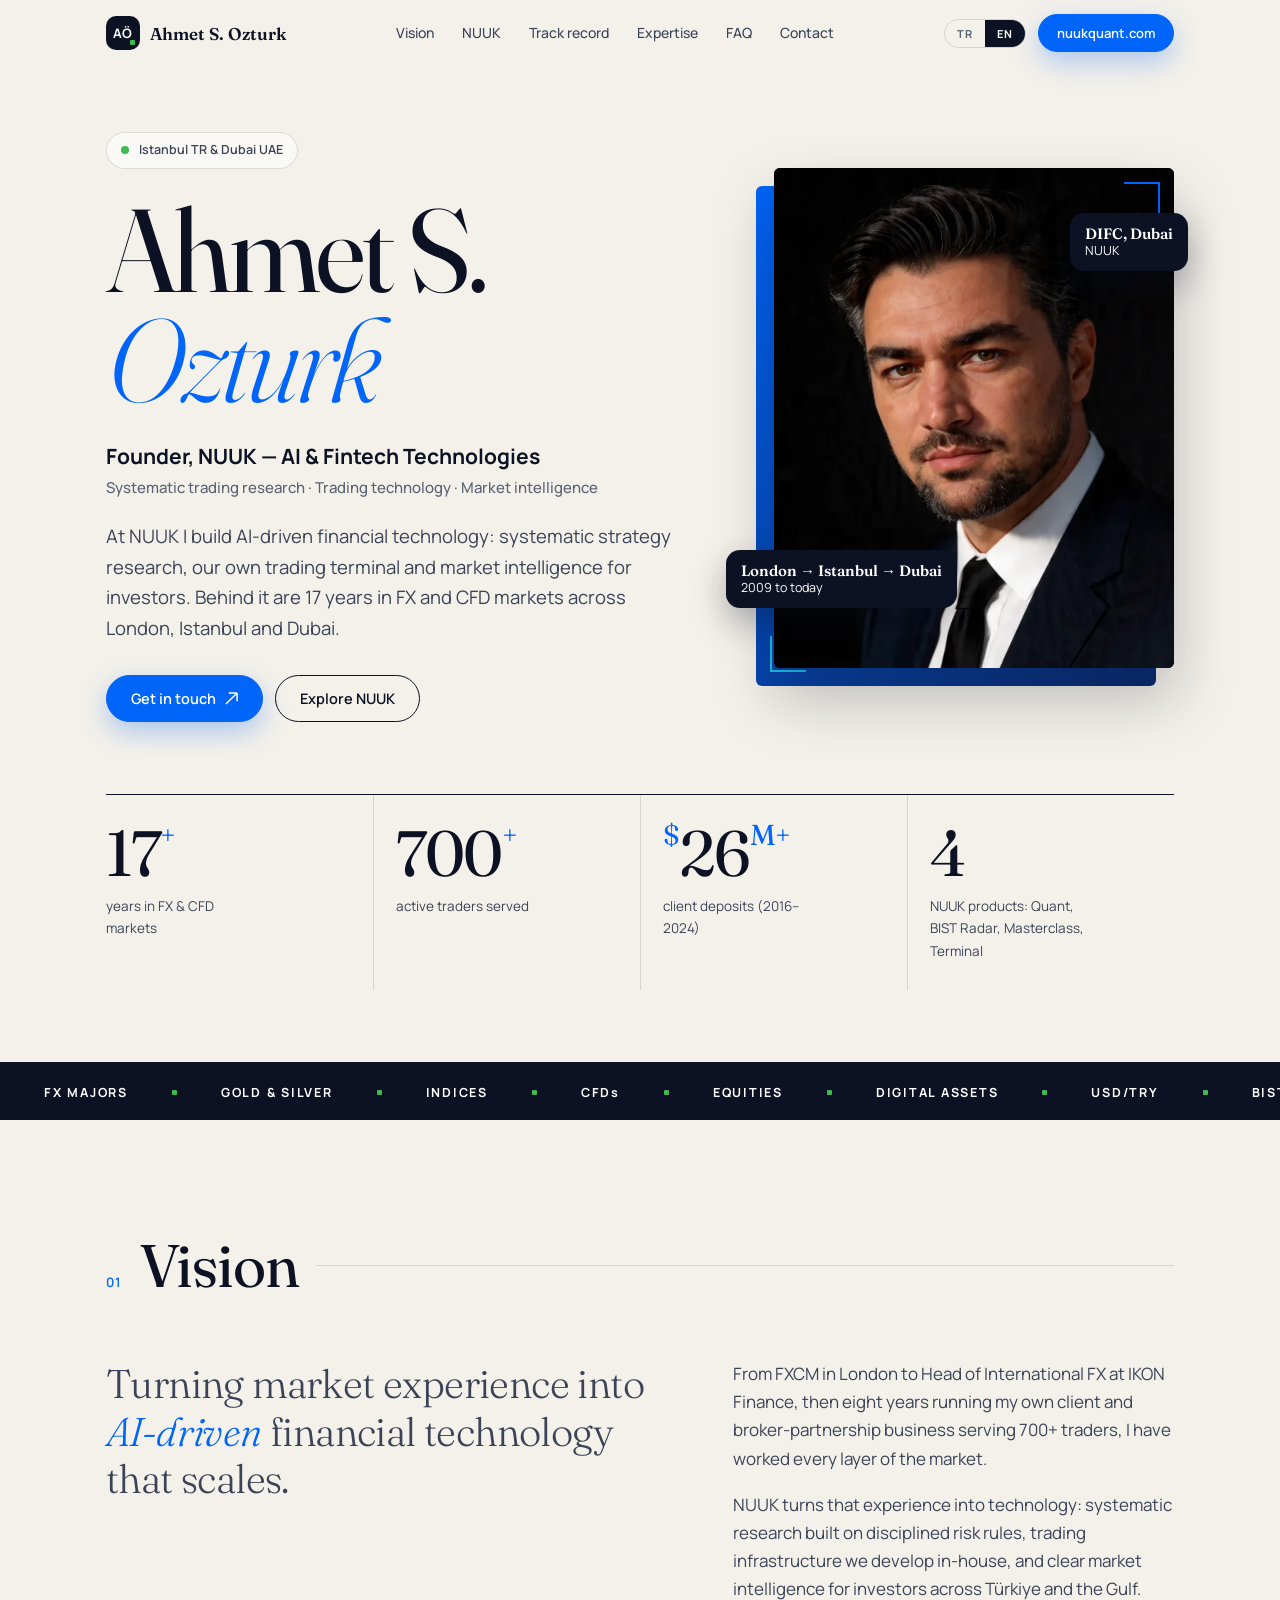
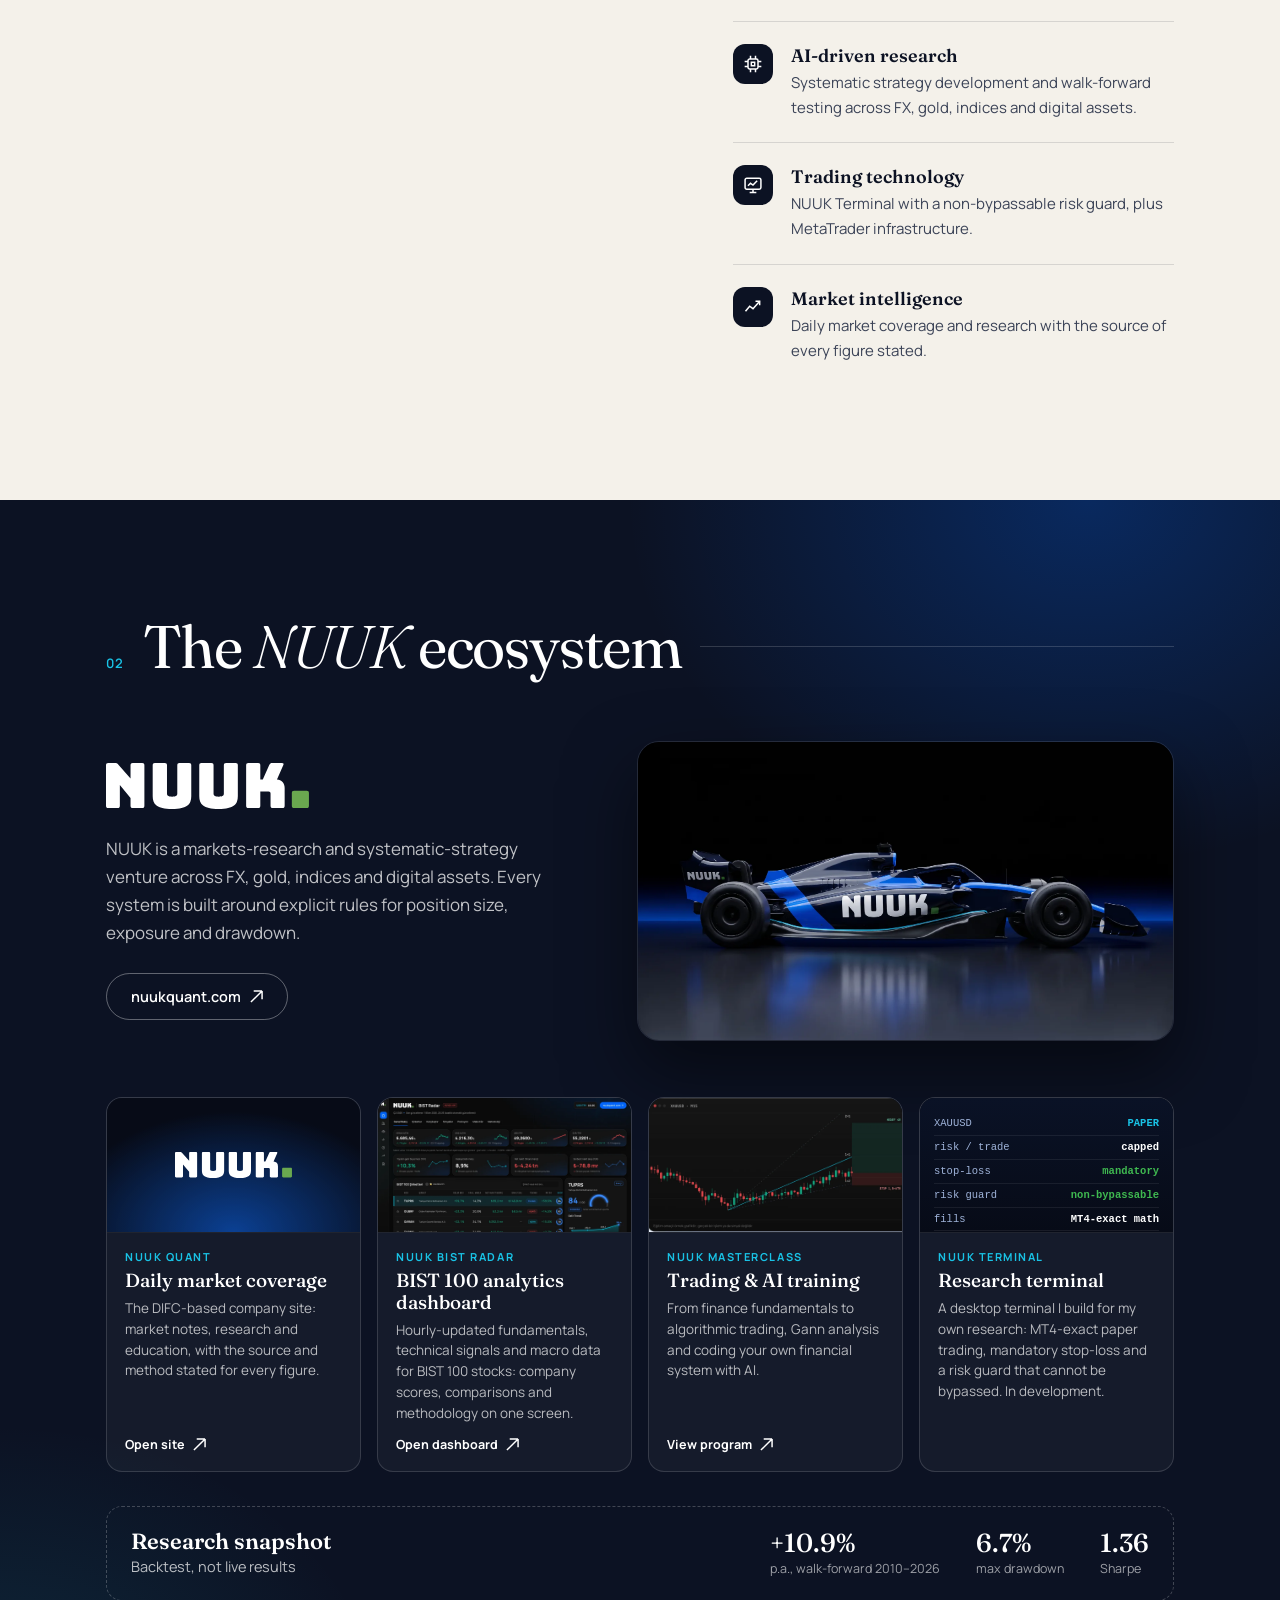
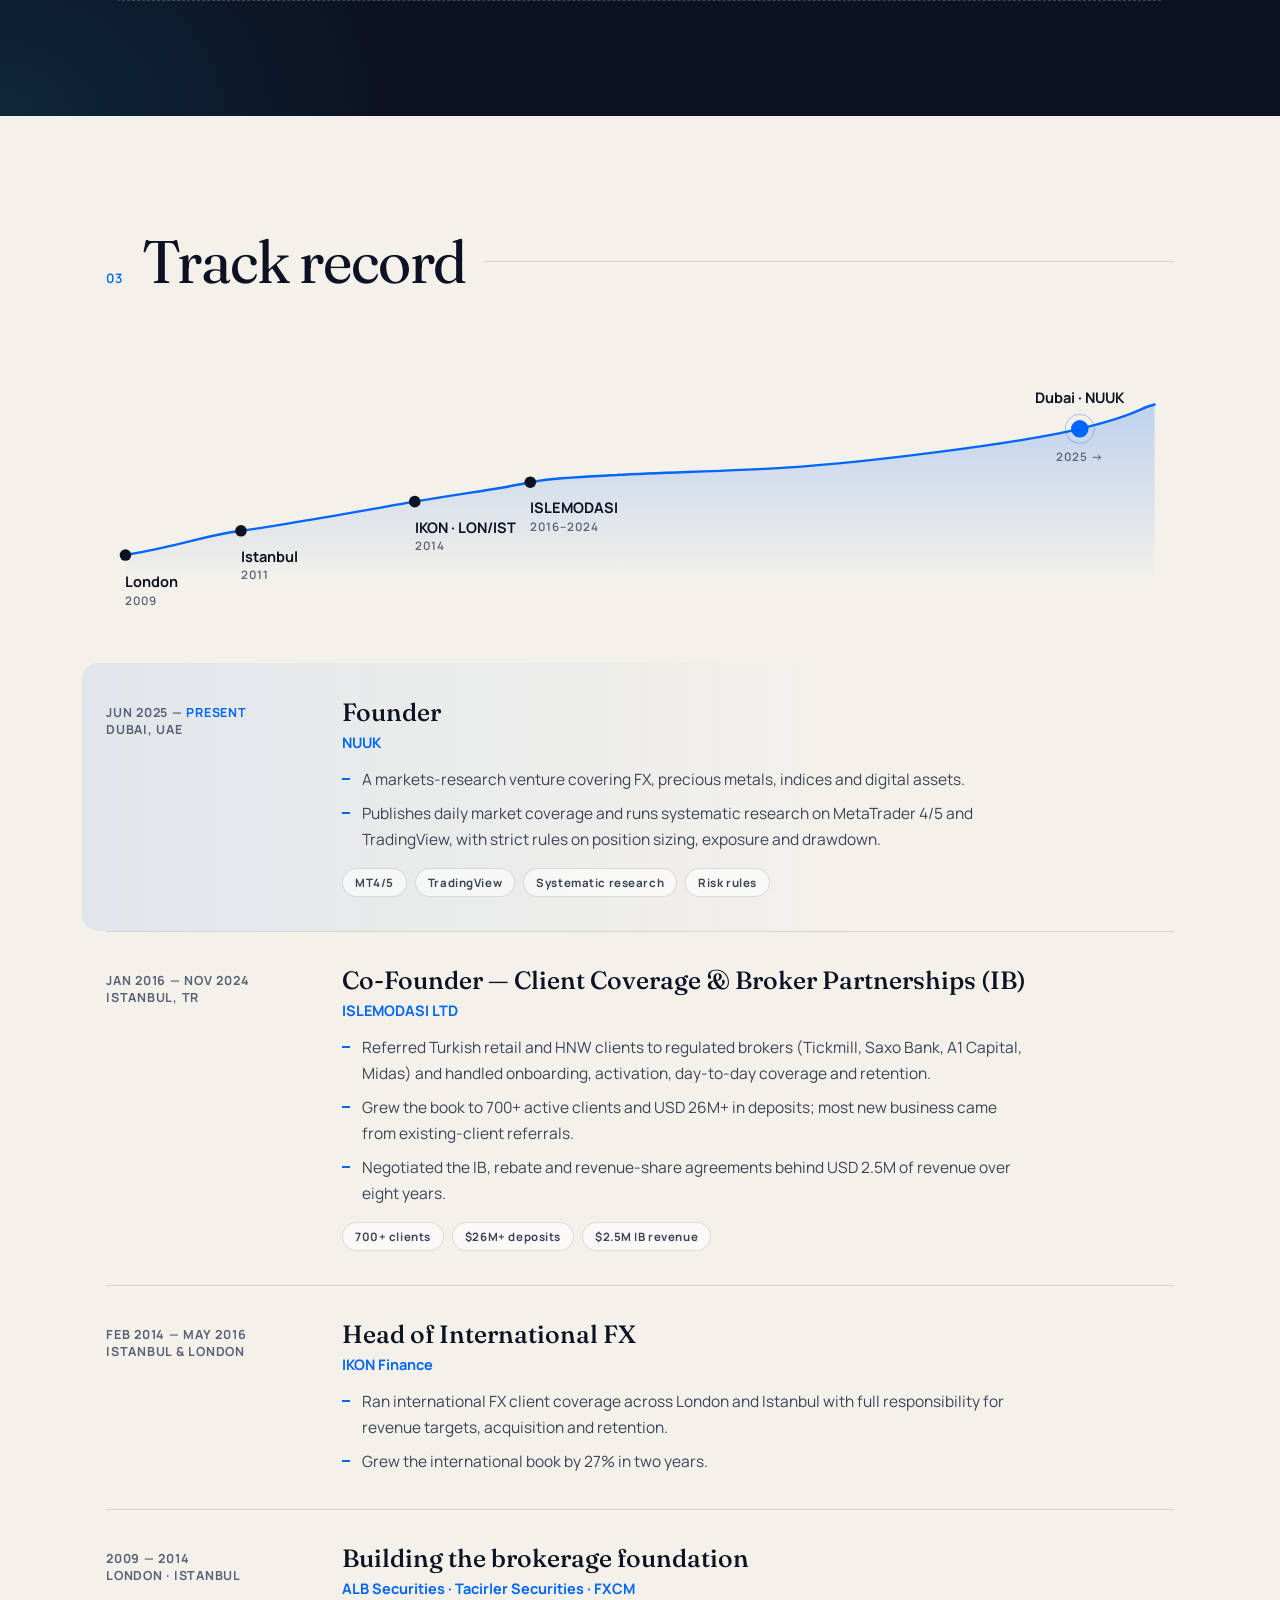
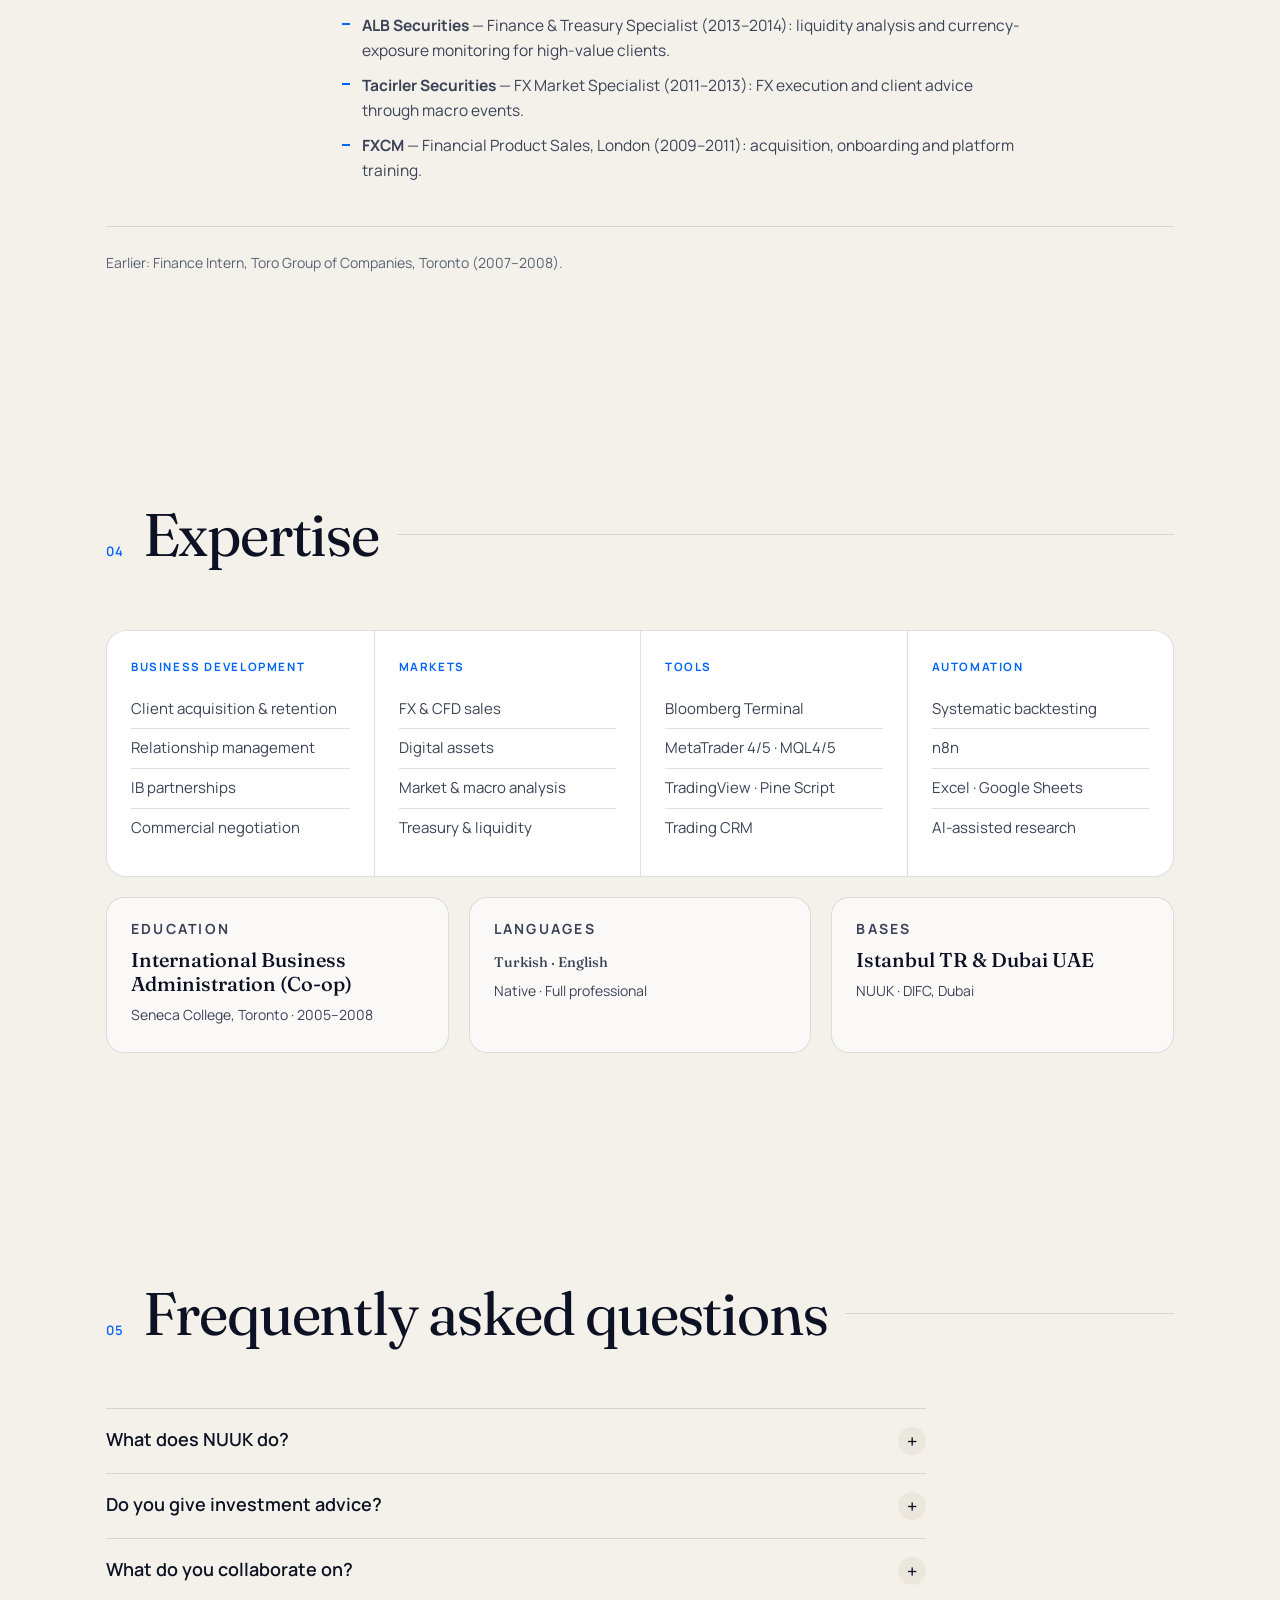
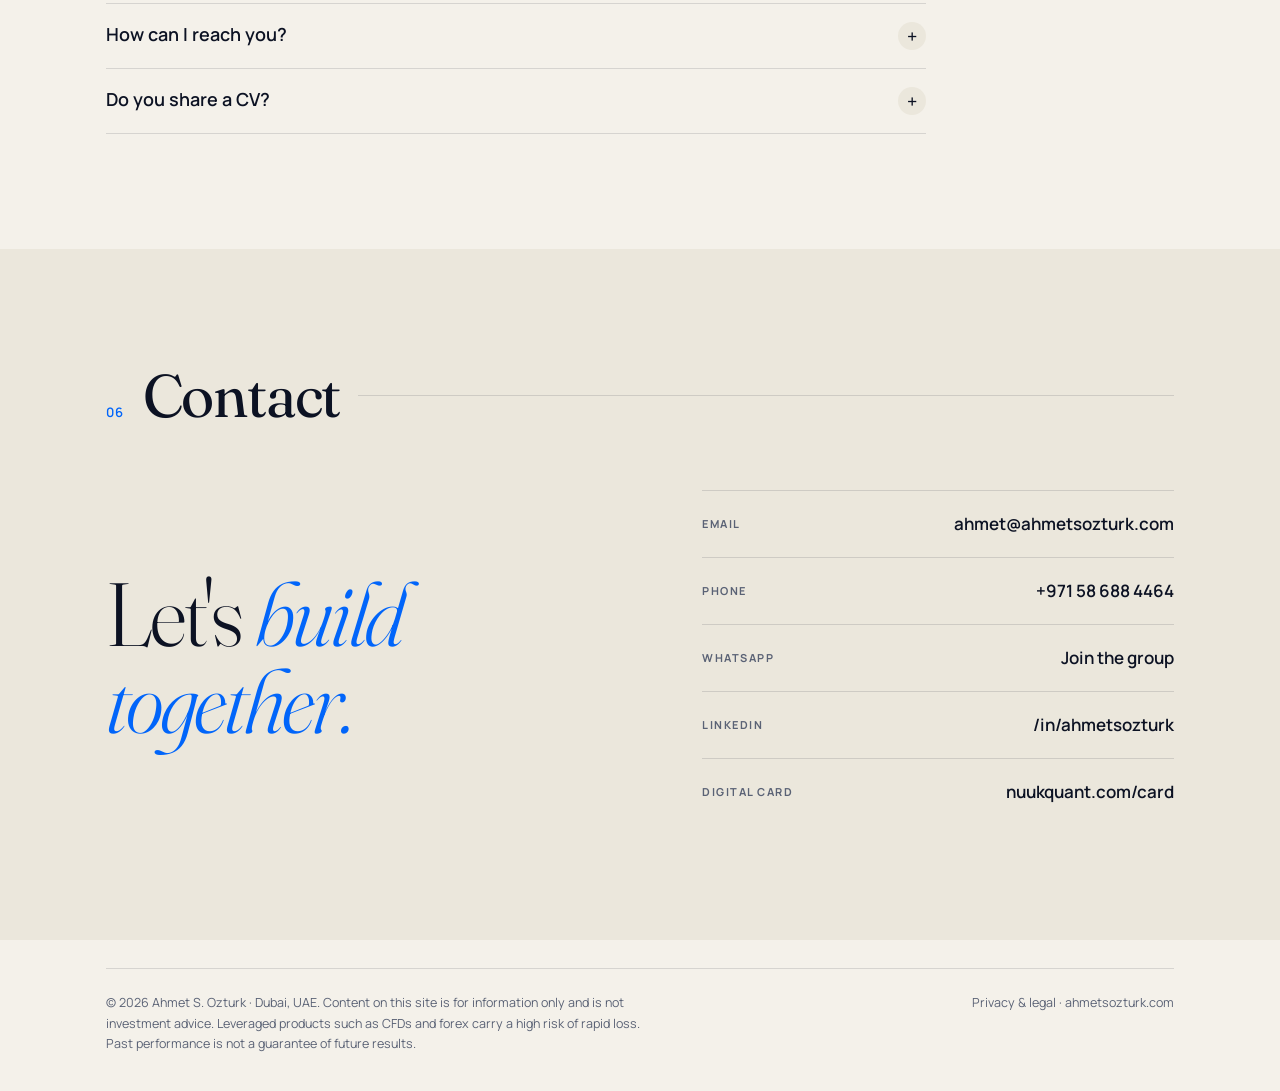
<file: index.html>
<!DOCTYPE html>
<html lang="en" class="no-js">
<head>
<meta charset="UTF-8">
<meta name="viewport" content="width=device-width,initial-scale=1">
<title>Ahmet S. Ozturk — Founder of NUUK | AI &amp; Fintech Technologies, Istanbul &amp; Dubai</title>
<meta name="description" content="Ahmet S. Ozturk is the founder of NUUK, building AI-driven fintech: systematic trading research, a proprietary trading terminal and market intelligence. 17 years in FX and CFD markets across London, Istanbul and Dubai.">
<meta name="author" content="Ahmet S. Ozturk">
<meta name="robots" content="index, follow, max-image-preview:large">
<meta name="theme-color" content="#f4f1ea">
<link rel="canonical" href="https://ahmetsozturk.com/">
<link rel="icon" type="image/svg+xml" href="assets/favicon.svg">
<link rel="icon" type="image/x-icon" sizes="32x32" href="favicon.ico">
<link rel="apple-touch-icon" href="assets/apple-touch-icon.png">
<meta property="og:type" content="profile">
<meta property="og:url" content="https://ahmetsozturk.com/">
<meta property="og:site_name" content="Ahmet S. Ozturk">
<meta property="og:title" content="Ahmet S. Ozturk — Founder of NUUK · AI &amp; Fintech Technologies">
<meta property="og:description" content="Building AI-driven fintech at NUUK: systematic trading research, a proprietary trading terminal and market intelligence. Istanbul &amp; Dubai.">
<meta property="og:image" content="https://ahmetsozturk.com/assets/og-image.png">
<meta property="og:image:width" content="1200"><meta property="og:image:height" content="630">
<meta property="og:image:alt" content="Ahmet S. Ozturk — Founder of NUUK, AI &amp; Fintech Technologies">
<meta property="og:locale" content="en_US"><meta property="og:locale:alternate" content="tr_TR">
<meta name="twitter:card" content="summary_large_image">
<meta name="twitter:title" content="Ahmet S. Ozturk — Founder of NUUK · AI &amp; Fintech">
<meta name="twitter:description" content="AI-driven fintech at NUUK: trading research, a proprietary terminal and market intelligence. Istanbul &amp; Dubai.">
<meta name="twitter:image" content="https://ahmetsozturk.com/assets/og-image.png">
<script type="application/ld+json">
{"@context":"https://schema.org","@type":"Person","name":"Ahmet S. Ozturk","givenName":"Ahmet","familyName":"Ozturk","url":"https://ahmetsozturk.com/","image":"https://ahmetsozturk.com/assets/og-image.png","jobTitle":"Founder, NUUK — AI & Fintech Technologies","email":"mailto:ahmet@ahmetsozturk.com","telephone":"+971586884464","knowsLanguage":["en","tr"],"address":{"@type":"PostalAddress","addressLocality":"Dubai","addressCountry":"AE"},"worksFor":{"@type":"Organization","name":"NUUK","url":"https://www.nuukquant.com/"},"alumniOf":{"@type":"CollegeOrUniversity","name":"Seneca College of Applied Arts and Technology"},"knowsAbout":["Fintech","AI-driven trading research","Systematic trading","Trading technology","FX and CFD markets","Digital assets","Market and macro analysis"],"sameAs":["https://www.linkedin.com/in/ahmetsozturk/","https://www.nuukquant.com/"]}
</script>
<script type="application/ld+json">
{"@context":"https://schema.org","@type":"FAQPage","mainEntity":[{"@type":"Question","name":"What does NUUK do?","acceptedAnswer":{"@type":"Answer","text":"NUUK is an AI and fintech company based in Dubai's DIFC. It builds systematic strategy research, its own trading terminal and market intelligence for investors. It is not a broker and does not hold client money."}},{"@type":"Question","name":"Do you give investment advice?","acceptedAnswer":{"@type":"Answer","text":"No. Everything on this site and in NUUK's channels is general market commentary and education, not personal investment advice. Leveraged products carry a high risk of rapid loss."}},{"@type":"Question","name":"What do you collaborate on?","acceptedAnswer":{"@type":"Answer","text":"Broker and liquidity-provider partnerships, trading-technology projects, institutional investor education and business development across Türkiye and the Gulf."}},{"@type":"Question","name":"How can I reach you?","acceptedAnswer":{"@type":"Answer","text":"Email is fastest: ahmet@ahmetsozturk.com. WhatsApp and LinkedIn links are in the contact section. Replies usually arrive within one business day."}},{"@type":"Question","name":"Do you share a CV?","acceptedAnswer":{"@type":"Answer","text":"No CV is published on this site. The career summary is in the Track record section and the current profile is on LinkedIn."}}]}
</script>
<link rel="preconnect" href="https://fonts.googleapis.com"><link rel="preconnect" href="https://fonts.gstatic.com" crossorigin>
<link href="https://fonts.googleapis.com/css2?family=Fraunces:ital,opsz,wght@0,9..144,300;0,9..144,400;0,9..144,500;0,9..144,600;1,9..144,300&family=Manrope:wght@400;500;600;700&display=swap" rel="stylesheet">
<link rel="stylesheet" href="assets/css/site.css">
</head>
<body>
<a class="skip" href="#main"><span data-tr>İçeriğe geç</span><span data-en>Skip to content</span></a>
<nav class="top" aria-label="Main">
  <div class="nav-in">
    <a href="#top" class="brand"><span class="mono" aria-hidden="true">AÖ</span>Ahmet S. Ozturk</a>
    <div class="links">
      <a href="#profile"><span data-tr>Vizyon</span><span data-en>Vision</span></a>
      
      <a href="#nuuk">NUUK</a>
      <a href="#career"><span data-tr>Yolculuk</span><span data-en>Track record</span></a>
      <a href="#skills"><span data-tr>Uzmanlık</span><span data-en>Expertise</span></a>
      <a href="#faq"><span data-tr>SSS</span><span data-en>FAQ</span></a>
      <a href="#contact"><span data-tr>İletişim</span><span data-en>Contact</span></a>
    </div>
    <div class="nav-r">
      <div class="lang" role="group" aria-label="Language"><button data-l="tr" aria-pressed="false">TR</button><button data-l="en" aria-pressed="true">EN</button></div>
      <a class="btn solid sm" href="https://www.nuukquant.com/" target="_blank" rel="noopener">nuukquant.com</a>
    </div>
  </div>
</nav>

<main id="main">
<header class="hero" id="top">
  <div class="wrap">
    <div class="hero-grid">
      <div>
        <div class="avail rv"><i></i>Istanbul TR &amp; Dubai UAE</div>
        <h1 class="rv">Ahmet S.<br><em>Ozturk</em></h1>
        <p class="role rv"><span data-tr>Kurucu, NUUK — Yapay Zekâ ve Fintech Teknolojileri</span><span data-en>Founder, NUUK — AI &amp; Fintech Technologies</span></p>
        <p class="sub rv"><span data-tr>Sistematik trading araştırması · Trading teknolojisi · Piyasa istihbaratı</span><span data-en>Systematic trading research · Trading technology · Market intelligence</span></p>
        <p class="lead rv"><span data-tr>NUUK’ta yapay zekâ destekli finans teknolojileri geliştiriyorum: sistematik strateji araştırması, kendi trading terminalimiz ve yatırımcılar için piyasa istihbaratı. Arkasında Londra, İstanbul ve Dubai’de 17 yıllık FX ve CFD piyasa deneyimi var.</span><span data-en>At NUUK I build AI-driven financial technology: systematic strategy research, our own trading terminal and market intelligence for investors. Behind it are 17 years in FX and CFD markets across London, Istanbul and Dubai.</span></p>
        <div class="cta rv">
          <a class="btn solid" href="#contact"><span data-tr>İletişime geç</span><span data-en>Get in touch</span> <svg width="13" height="13" viewBox="0 0 14 14" fill="none" aria-hidden="true"><path d="M1 13L13 1M13 1H4M13 1V10" stroke="currentColor" stroke-width="1.6"/></svg></a>
          <a class="btn line" href="#nuuk"><span data-tr>NUUK’u keşfet</span><span data-en>Explore NUUK</span></a>
        </div>
      </div>
      <div class="arch rv" aria-hidden="false">
        <div class="arch-ring"></div>
        <div class="arch-clip">
          
          <img class="me" src="assets/img/portrait-900.webp" srcset="assets/img/portrait-560.webp 560w, assets/img/portrait-900.webp 900w" sizes="430px" width="900" height="1117" alt="Portrait of Ahmet S. Ozturk" fetchpriority="high">
        </div>
        <div class="tag a"><b>London → Istanbul → Dubai</b><span data-tr>2009'dan bugüne</span><span data-en>2009 to today</span></div>
        <div class="tag b"><b>DIFC, Dubai</b>NUUK</div>
      </div>
    </div>
    <div class="stats rv">
      <div class="stat"><div class="n"><span data-count="17">17</span><sup>+</sup></div><div class="l"><span data-tr>yıl FX ve CFD piyasalarında</span><span data-en>years in FX &amp; CFD markets</span></div></div>
      <div class="stat"><div class="n"><span data-count="700">700</span><sup>+</sup></div><div class="l"><span data-tr>hizmet verilen aktif trader</span><span data-en>active traders served</span></div></div>
      <div class="stat"><div class="n"><sup>$</sup><span data-count="26">26</span><sup>M+</sup></div><div class="l"><span data-tr>müşteri yatırımı (2016–2024)</span><span data-en>client deposits (2016–2024)</span></div></div>
      <div class="stat"><div class="n"><span data-count="4">4</span></div><div class="l"><span data-tr>NUUK ürünü: Quant, BIST Radar, Masterclass, Terminal</span><span data-en>NUUK products: Quant, BIST Radar, Masterclass, Terminal</span></div></div>
    </div>
  </div>
  <div class="ticker" aria-hidden="true" style="margin-top:72px"><div class="ticker-in">
    <span>FX MAJORS</span><span>GOLD &amp; SILVER</span><span>INDICES</span><span>CFDs</span><span>EQUITIES</span><span>DIGITAL ASSETS</span><span>USD/TRY</span><span>BIST 100</span><span>MACRO</span><span>IB PARTNERSHIPS</span><span>FX MAJORS</span><span>GOLD &amp; SILVER</span><span>INDICES</span><span>CFDs</span><span>EQUITIES</span><span>DIGITAL ASSETS</span><span>USD/TRY</span><span>BIST 100</span><span>MACRO</span><span>IB PARTNERSHIPS</span>
  </div></div>
</header>

<section id="profile">
  <div class="wrap">
    <div class="head rv"><span class="num">01</span><h2><span data-tr>Vizyon</span><span data-en>Vision</span></h2><span class="rule"></span></div>
    <div class="profile">
      <div class="rv">
        <p class="pull"><span data-tr>Piyasa tecrübesini <em>yapay zekâ ile</em> ölçeklenebilir finans teknolojisine dönüştürüyorum.</span><span data-en>Turning market experience into <em>AI-driven</em> financial technology that scales.</span></p>
      </div>
      <div class="rv">
        <p><span data-tr>FXCM Londra’dan IKON Finance’teki Uluslararası FX Başkanlığı’na, ardından sekiz yıl boyunca 700’ü aşkın trader’a hizmet veren kendi müşteri ve aracı kurum ortaklığı işime kadar piyasaların her katmanında çalıştım.</span><span data-en>From FXCM in London to Head of International FX at IKON Finance, then eight years running my own client and broker-partnership business serving 700+ traders, I have worked every layer of the market.</span></p>
        <p><span data-tr>NUUK bu deneyimi teknolojiye çeviriyor: disiplinli risk kurallarıyla çalışan sistematik araştırma, kendi geliştirdiğimiz trading altyapısı ve Türkiye ile Körfez’deki yatırımcılar için anlaşılır piyasa istihbaratı.</span><span data-en>NUUK turns that experience into technology: systematic research built on disciplined risk rules, trading infrastructure we develop in-house, and clear market intelligence for investors across Türkiye and the Gulf.</span></p>
        <div class="pillars">
          <div class="pillar"><span class="ic"><svg width="20" height="20" viewBox="0 0 24 24" fill="none" stroke="#fff" stroke-width="1.8"><rect x="6" y="6" width="12" height="12" rx="2"/><path d="M10 10h4v4h-4zM9 2v4M15 2v4M9 18v4M15 18v4M2 9h4M2 15h4M18 9h4M18 15h4"/></svg></span><div><b><span data-tr>Yapay zekâ destekli araştırma</span><span data-en>AI-driven research</span></b><p><span data-tr>FX, altın, endeks ve dijital varlıklarda sistematik strateji geliştirme ve walk-forward test.</span><span data-en>Systematic strategy development and walk-forward testing across FX, gold, indices and digital assets.</span></p></div></div>
          <div class="pillar"><span class="ic"><svg width="20" height="20" viewBox="0 0 24 24" fill="none" stroke="#fff" stroke-width="1.8"><rect x="2.5" y="4" width="19" height="13" rx="2"/><path d="M8 21h8M12 17v4M6 13l3-3 3 2 5-5"/></svg></span><div><b><span data-tr>Trading teknolojisi</span><span data-en>Trading technology</span></b><p><span data-tr>Atlanamayan risk korumasına sahip NUUK Terminal ve MetaTrader altyapısı.</span><span data-en>NUUK Terminal with a non-bypassable risk guard, plus MetaTrader infrastructure.</span></p></div></div>
          <div class="pillar"><span class="ic"><svg width="20" height="20" viewBox="0 0 24 24" fill="none" stroke="#fff" stroke-width="1.8"><path d="M3 17l5-6 4 3 8-9"/><path d="M15 5h5v5"/></svg></span><div><b><span data-tr>Piyasa istihbaratı</span><span data-en>Market intelligence</span></b><p><span data-tr>Günlük piyasa kapsamı ve her rakamın kaynağı belirtilmiş araştırma içerikleri.</span><span data-en>Daily market coverage and research with the source of every figure stated.</span></p></div></div>
        </div>
      </div>
    </div>
  </div>
</section>

<section id="nuuk" class="dark">
  <div class="wrap">
    <div class="head rv"><span class="num">02</span><h2><span data-tr><em>NUUK</em> ekosistemi</span><span data-en>The <em>NUUK</em> ecosystem</span></h2><span class="rule"></span></div>
    <div class="nuuk-hero">
      <div class="rv">
        <img class="wm" src="assets/img/nuuk-wordmark-white.svg" alt="NUUK" width="65" height="46">
        <p><span data-tr>NUUK; FX, altın, endeks ve dijital varlıklar üzerinde disiplinli piyasa araştırması ve sistematik strateji geliştirme girişimi. Her sistem; pozisyon büyüklüğü, maruziyet ve drawdown kurallarıyla tasarlanıyor.</span><span data-en>NUUK is a markets-research and systematic-strategy venture across FX, gold, indices and digital assets. Every system is built around explicit rules for position size, exposure and drawdown.</span></p>
        <a class="btn onDark" href="https://www.nuukquant.com/" target="_blank" rel="noopener">nuukquant.com <svg width="13" height="13" viewBox="0 0 14 14" fill="none" aria-hidden="true"><path d="M1 13L13 1M13 1H4M13 1V10" stroke="currentColor" stroke-width="1.6"/></svg></a>
      </div>
      <div class="car rv"><img src="assets/img/nuuk-f1.webp" alt="NUUK-liveried race car in a dark studio" width="900" height="502" loading="lazy"></div>
    </div>
    <div class="vgrid">
      <a class="vcard rv" href="https://www.nuukquant.com/" target="_blank" rel="noopener">
        <div class="vmedia" style="display:grid;place-items:center;background:radial-gradient(70% 90% at 50% 100%,rgb(1 101 250 / .5),#070b17)"><img src="assets/img/nuuk-wordmark-white.svg" alt="" width="813" height="184" style="width:46%;height:auto;object-fit:contain" loading="lazy"></div>
        <div class="vbody"><span class="k">NUUK Quant</span><h3><span data-tr>Günlük piyasa kapsamı</span><span data-en>Daily market coverage</span></h3><p><span data-tr>DIFC merkezli kurumsal site: piyasa notları, araştırma ve eğitim içerikleri; her rakamın kaynağı ve yöntemi belirtilir.</span><span data-en>The DIFC-based company site: market notes, research and education, with the source and method stated for every figure.</span></p><span class="go"><span data-tr>Siteyi aç</span><span data-en>Open site</span> <svg width="13" height="13" viewBox="0 0 14 14" fill="none" aria-hidden="true"><path d="M1 13L13 1M13 1H4M13 1V10" stroke="currentColor" stroke-width="1.6"/></svg></span></div>
      </a>
      <a class="vcard rv" href="https://bist.nuukquant.com/" target="_blank" rel="noopener">
        <div class="vmedia"><img src="assets/img/nuuk-bist-radar.webp" alt="NUUK BIST Radar dashboard" width="1200" height="711" loading="lazy"></div>
        <div class="vbody"><span class="k">NUUK BIST Radar</span><h3><span data-tr>BIST 100 analiz panosu</span><span data-en>BIST 100 analytics dashboard</span></h3><p><span data-tr>BIST 100 hisseleri için saatlik güncellenen temel analiz, teknik sinyal ve makro pano: şirket skorları, karşılaştırma ve metodoloji tek ekranda.</span><span data-en>Hourly-updated fundamentals, technical signals and macro data for BIST 100 stocks: company scores, comparisons and methodology on one screen.</span></p><span class="go"><span data-tr>Panoyu aç</span><span data-en>Open dashboard</span> <svg width="13" height="13" viewBox="0 0 14 14" fill="none" aria-hidden="true"><path d="M1 13L13 1M13 1H4M13 1V10" stroke="currentColor" stroke-width="1.6"/></svg></span></div>
      </a>
      <a class="vcard rv" href="https://www.nuukquant.com/masterclass/" target="_blank" rel="noopener">
        <div class="vmedia"><img src="assets/img/nuuk-masterclass.webp" alt="NUUK Masterclass örnek grafik paneli" width="1200" height="629" loading="lazy"></div>
        <div class="vbody"><span class="k">NUUK Masterclass</span><h3><span data-tr>Trading ve AI eğitimi</span><span data-en>Trading &amp; AI training</span></h3><p><span data-tr>Finansın temellerinden algoritmik trading’e, Gann analizinden yapay zekâyla kendi finansal sistemini kodlamaya.</span><span data-en>From finance fundamentals to algorithmic trading, Gann analysis and coding your own financial system with AI.</span></p><span class="go"><span data-tr>Programı incele</span><span data-en>View program</span> <svg width="13" height="13" viewBox="0 0 14 14" fill="none" aria-hidden="true"><path d="M1 13L13 1M13 1H4M13 1V10" stroke="currentColor" stroke-width="1.6"/></svg></span></div>
      </a>
      <div class="vcard rv">
        <div class="vmedia"><div class="term" aria-hidden="true">
          <div class="r"><span>XAUUSD</span><b class="cy">PAPER</b></div><div class="r"><span>risk / trade</span><b>capped</b></div><div class="r"><span>stop-loss</span><b class="ok">mandatory</b></div><div class="r"><span>risk guard</span><b class="ok">non-bypassable</b></div><div class="r"><span>fills</span><b>MT4-exact math</b></div></div></div>
        <div class="vbody"><span class="k">NUUK Terminal</span><h3><span data-tr>Araştırma terminali</span><span data-en>Research terminal</span></h3><p><span data-tr>Kendi araştırmam için geliştirdiğim masaüstü terminal: MT4 matematiğiyle sanal işlem, zorunlu stop-loss ve atlanamayan risk koruması. Geliştirme aşamasında.</span><span data-en>A desktop terminal I build for my own research: MT4-exact paper trading, mandatory stop-loss and a risk guard that cannot be bypassed. In development.</span></p></div>
      </div>
    </div>
    <div class="note rv">
      <div><b><span data-tr>Araştırma anlık görüntüsü</span><span data-en>Research snapshot</span></b><span data-tr>Geriye dönük test; canlı sonuç değildir</span><span data-en>Backtest, not live results</span></div>
      <div class="bt"><div><strong>+10.9%</strong><span data-tr>yıllık, walk-forward 2010–2026</span><span data-en>p.a., walk-forward 2010–2026</span></div><div><strong>6.7%</strong><span data-tr>maks. drawdown</span><span data-en>max drawdown</span></div><div><strong>1.36</strong>Sharpe</div></div>
    </div>
  </div>
</section>

<section id="career">
  <div class="wrap">
    <div class="head rv"><span class="num">03</span><h2><span data-tr>Yolculuk</span><span data-en>Track record</span></h2><span class="rule"></span></div>
    <div class="route" role="img" aria-label="Career route 2009 to 2026: London, Istanbul, Dubai">
      <svg viewBox="0 0 1100 250">
        <defs><linearGradient id="rg" x1="0" y1="0" x2="0" y2="1"><stop offset="0" stop-color="#0165fa" stop-opacity=".22"/><stop offset="1" stop-color="#0165fa" stop-opacity="0"/></linearGradient></defs>
        <path class="area" d="M20 205 C80 195 100 185 139 180 S260 160 318 150 S400 138 437 130 S620 120 700 115 S940 90 1003 75 S1060 55 1080 50 L1080 235 L20 235Z"/>
        <path class="path" pathLength="1" d="M20 205 C80 195 100 185 139 180 S260 160 318 150 S400 138 437 130 S620 120 700 115 S940 90 1003 75 S1060 55 1080 50"/>
        <g fill="#0c1223"><circle cx="20" cy="205" r="6"/><circle cx="139" cy="180" r="6"/><circle cx="318" cy="150" r="6"/><circle cx="437" cy="130" r="6"/></g>
        <circle cx="1003" cy="75" r="9" fill="#0165fa"/><circle cx="1003" cy="75" r="15" fill="none" stroke="#0165fa" stroke-opacity=".35"/>
        <g text-anchor="start"><text class="city" x="20" y="238">London</text><text class="yrs" x="20" y="256">2009</text>
        <text class="city" x="139" y="212">Istanbul</text><text class="yrs" x="139" y="230">2011</text>
        <text class="city" x="318" y="182">IKON · LON/IST</text><text class="yrs" x="318" y="200">2014</text>
        <text class="city" x="437" y="162">ISLEMODASI</text><text class="yrs" x="437" y="180">2016–2024</text></g>
        <text class="city" x="1003" y="48" text-anchor="middle">Dubai · NUUK</text><text class="yrs" x="1003" y="108" text-anchor="middle">2025 →</text>
      </svg>
    </div>

    <div class="job hl rv">
      <div class="when">Jun 2025 — <span class="now"><span data-tr>Şu an</span><span data-en>Present</span></span><br>Dubai, UAE</div>
      <div><h3><span data-tr>Kurucu</span><span data-en>Founder</span></h3><div class="co">NUUK</div>
        <ul><li><span data-tr>FX, kıymetli madenler, endeksler ve dijital varlıkları kapsayan bir piyasa araştırma girişimi.</span><span data-en>A markets-research venture covering FX, precious metals, indices and digital assets.</span></li>
        <li><span data-tr>Günlük piyasa kapsamı yayınlıyor; MetaTrader 4/5 ve TradingView üzerinde pozisyon büyüklüğü, maruziyet ve drawdown kurallarıyla sistematik araştırma yürütüyorum.</span><span data-en>Publishes daily market coverage and runs systematic research on MetaTrader 4/5 and TradingView, with strict rules on position sizing, exposure and drawdown.</span></li></ul>
        <div class="chips"><span class="chip">MT4/5</span><span class="chip">TradingView</span><span class="chip">Systematic research</span><span class="chip">Risk rules</span></div></div>
    </div>
    <div class="job rv">
      <div class="when">Jan 2016 — Nov 2024<br>Istanbul, TR</div>
      <div><h3><span data-tr>Kurucu Ortak — Müşteri Kapsama ve Aracı Kurum Ortaklıkları (IB)</span><span data-en>Co-Founder — Client Coverage &amp; Broker Partnerships (IB)</span></h3><div class="co">ISLEMODASI LTD</div>
        <ul><li><span data-tr>Türk bireysel ve yüksek net değerli müşterileri düzenlenmiş aracı kurumlara (Tickmill, Saxo Bank, A1 Capital, Midas) yönlendirdim; onboarding, aktivasyon, günlük kapsama ve elde tutmayı yönettim.</span><span data-en>Referred Turkish retail and HNW clients to regulated brokers (Tickmill, Saxo Bank, A1 Capital, Midas) and handled onboarding, activation, day-to-day coverage and retention.</span></li>
        <li><span data-tr>Portföyü 700+ aktif müşteriye ve 26M$+ yatırıma büyüttüm; yeni işin çoğu mevcut müşteri tavsiyelerinden geldi.</span><span data-en>Grew the book to 700+ active clients and USD 26M+ in deposits; most new business came from existing-client referrals.</span></li>
        <li><span data-tr>Sekiz yılda 2,5M$ gelirin arkasındaki IB, rebate ve gelir paylaşımı anlaşmalarını müzakere ettim.</span><span data-en>Negotiated the IB, rebate and revenue-share agreements behind USD 2.5M of revenue over eight years.</span></li></ul>
        <div class="chips"><span class="chip">700+ clients</span><span class="chip">$26M+ deposits</span><span class="chip">$2.5M IB revenue</span></div></div>
    </div>
    <div class="job rv">
      <div class="when">Feb 2014 — May 2016<br>Istanbul &amp; London</div>
      <div><h3><span data-tr>Uluslararası FX Başkanı</span><span data-en>Head of International FX</span></h3><div class="co">IKON Finance</div>
        <ul><li><span data-tr>Londra ve İstanbul'da uluslararası FX müşteri kapsamasını, gelir hedefi, kazanım ve elde tutma sorumluluğuyla yönettim.</span><span data-en>Ran international FX client coverage across London and Istanbul with full responsibility for revenue targets, acquisition and retention.</span></li>
        <li><span data-tr>Uluslararası portföyü iki yılda %27 büyüttüm.</span><span data-en>Grew the international book by 27% in two years.</span></li></ul></div>
    </div>
    <div class="job rv">
      <div class="when">2009 — 2014<br>London · Istanbul</div>
      <div><h3><span data-tr>Kurumsal piyasalarda yükseliş</span><span data-en>Building the brokerage foundation</span></h3><div class="co">ALB Securities · Tacirler Securities · FXCM</div>
        <ul><li><b>ALB Securities</b> — <span data-tr>Finans ve Hazine Uzmanı (2013–2014): yüksek değerli müşteriler için likidite analizi, kur maruziyeti takibi.</span><span data-en>Finance &amp; Treasury Specialist (2013–2014): liquidity analysis and currency-exposure monitoring for high-value clients.</span></li>
        <li><b>Tacirler Securities</b> — <span data-tr>Döviz Piyasası Uzmanı (2011–2013): FX işlemleri, makro olaylarda müşteri danışmanlığı.</span><span data-en>FX Market Specialist (2011–2013): FX execution and client advice through macro events.</span></li>
        <li><b>FXCM</b> — <span data-tr>Finansal Ürün Satışı, Londra (2009–2011): müşteri kazanımı, onboarding ve platform eğitimi.</span><span data-en>Financial Product Sales, London (2009–2011): acquisition, onboarding and platform training.</span></li></ul></div>
    </div>
    <p class="earlier rv"><span data-tr>Daha öncesi: Finans Stajyeri, Toro Group of Companies, Toronto (2007–2008).</span><span data-en>Earlier: Finance Intern, Toro Group of Companies, Toronto (2007–2008).</span></p>
  </div>
</section>


<section id="skills">
  <div class="wrap">
    <div class="head rv"><span class="num">04</span><h2><span data-tr>Uzmanlık</span><span data-en>Expertise</span></h2><span class="rule"></span></div>
    <div class="skills rv">
      <div class="sk"><h3><span data-tr>İş geliştirme</span><span data-en>Business development</span></h3><ul><li><span data-tr>Müşteri kazanımı ve elde tutma</span><span data-en>Client acquisition &amp; retention</span></li><li><span data-tr>İlişki yönetimi</span><span data-en>Relationship management</span></li><li><span data-tr>IB ortaklıkları</span><span data-en>IB partnerships</span></li><li><span data-tr>Ticari müzakere</span><span data-en>Commercial negotiation</span></li></ul></div>
      <div class="sk"><h3><span data-tr>Piyasalar</span><span data-en>Markets</span></h3><ul><li><span data-tr>FX ve CFD satışı</span><span data-en>FX &amp; CFD sales</span></li><li><span data-tr>Dijital varlıklar</span><span data-en>Digital assets</span></li><li><span data-tr>Piyasa ve makro analiz</span><span data-en>Market &amp; macro analysis</span></li><li><span data-tr>Hazine ve likidite</span><span data-en>Treasury &amp; liquidity</span></li></ul></div>
      <div class="sk"><h3><span data-tr>Araçlar</span><span data-en>Tools</span></h3><ul><li>Bloomberg Terminal</li><li>MetaTrader 4/5 · MQL4/5</li><li>TradingView · Pine Script</li><li>Trading CRM</li></ul></div>
      <div class="sk"><h3><span data-tr>Otomasyon</span><span data-en>Automation</span></h3><ul><li><span data-tr>Sistematik backtest</span><span data-en>Systematic backtesting</span></li><li>n8n</li><li>Excel · Google Sheets</li><li><span data-tr>AI destekli araştırma</span><span data-en>AI-assisted research</span></li></ul></div>
    </div>
    <div class="edu">
      <div class="ebox rv"><span class="label"><span data-tr>Eğitim</span><span data-en>Education</span></span><b>International Business Administration (Co-op)</b><span>Seneca College, Toronto · 2005–2008</span></div>
      <div class="ebox rv"><span class="label"><span data-tr>Diller</span><span data-en>Languages</span></span><b><span data-tr>Türkçe · İngilizce</span><span data-en>Turkish · English</span></b><span><span data-tr>Ana dil · Tam profesyonel</span><span data-en>Native · Full professional</span></span></div>
      <div class="ebox rv"><span class="label"><span data-tr>Merkezler</span><span data-en>Bases</span></span><b>Istanbul TR &amp; Dubai UAE</b><span>NUUK · DIFC, Dubai</span></div>
    </div>
  </div>
</section>

<section id="faq">
  <div class="wrap">
    <div class="head rv"><span class="num">05</span><h2><span data-tr>Sık sorulan sorular</span><span data-en>Frequently asked questions</span></h2><span class="rule"></span></div>
    <div class="faq rv">
      <details><summary><span data-tr>NUUK ne yapar?</span><span data-en>What does NUUK do?</span></summary><p><span data-tr>NUUK, Dubai DIFC merkezli bir yapay zekâ ve fintech şirketidir: sistematik strateji araştırması, kendi trading terminali ve yatırımcılar için piyasa istihbaratı geliştirir. Aracı kurum değildir ve müşteri parası tutmaz.</span><span data-en>NUUK is an AI and fintech company based in Dubai's DIFC. It builds systematic strategy research, its own trading terminal and market intelligence for investors. It is not a broker and does not hold client money.</span></p></details>
      <details><summary><span data-tr>Yatırım tavsiyesi veriyor musunuz?</span><span data-en>Do you give investment advice?</span></summary><p><span data-tr>Hayır. Bu sitedeki ve NUUK kanallarındaki her içerik genel piyasa yorumu ve eğitim amaçlıdır; kişisel yatırım tavsiyesi değildir. Kaldıraçlı ürünlerde hızlı para kaybetme riski yüksektir.</span><span data-en>No. Everything on this site and in NUUK's channels is general market commentary and education, not personal investment advice. Leveraged products carry a high risk of rapid loss.</span></p></details>
      <details><summary><span data-tr>Hangi konularda iş birliği yapıyorsunuz?</span><span data-en>What do you collaborate on?</span></summary><p><span data-tr>Aracı kurum ve likidite sağlayıcı ortaklıkları, trading teknolojisi projeleri, kurumsal yatırımcı eğitimi ve Türkiye ile Körfez pazarlarına yönelik iş geliştirme.</span><span data-en>Broker and liquidity-provider partnerships, trading-technology projects, institutional investor education and business development across Türkiye and the Gulf.</span></p></details>
      <details><summary><span data-tr>Size nasıl ulaşabilirim?</span><span data-en>How can I reach you?</span></summary><p><span data-tr>E-posta en hızlı yoldur: ahmet@ahmetsozturk.com. WhatsApp ve LinkedIn bağlantıları iletişim bölümündedir. Genellikle bir iş günü içinde yanıt veririm.</span><span data-en>Email is fastest: ahmet@ahmetsozturk.com. WhatsApp and LinkedIn links are in the contact section. I usually reply within one business day.</span></p></details>
      <details><summary><span data-tr>CV'nizi paylaşıyor musunuz?</span><span data-en>Do you share a CV?</span></summary><p><span data-tr>Bu sitede CV yayınlanmaz. Kariyer özeti yukarıdaki Yolculuk bölümünde, güncel profil LinkedIn'dedir.</span><span data-en>No CV is published on this site. The career summary is in the Track record section above and the current profile is on LinkedIn.</span></p></details>
    </div>
  </div>
</section>

<section id="contact" class="contact">
  <div class="wrap">
    <div class="head rv"><span class="num">06</span><h2><span data-tr>İletişim</span><span data-en>Contact</span></h2><span class="rule"></span></div>
    <div class="cgrid">
      <p class="big rv"><span data-tr>Birlikte <em>inşa edelim.</em></span><span data-en>Let's <em>build together.</em></span></p>
      <div class="rv">
        <a class="crow" href="mailto:ahmet@ahmetsozturk.com"><span class="k">Email</span><span class="v">ahmet@ahmetsozturk.com</span></a>
        <a class="crow" href="tel:+971586884464"><span class="k"><span data-tr>Telefon</span><span data-en>Phone</span></span><span class="v">+971 58 688 4464</span></a>
        <a class="crow" href="https://chat.whatsapp.com/KNWkPZ1BNbw8XcCFRh6eu6" target="_blank" rel="noopener"><span class="k">WhatsApp</span><span class="v"><span data-tr>Gruba katıl</span><span data-en>Join the group</span></span></a>
        <a class="crow" href="https://www.linkedin.com/in/ahmetsozturk/" target="_blank" rel="noopener"><span class="k">LinkedIn</span><span class="v">/in/ahmetsozturk</span></a>
        <a class="crow" href="https://www.nuukquant.com/card/" target="_blank" rel="noopener"><span class="k"><span data-tr>Dijital kart</span><span data-en>Digital card</span></span><span class="v">nuukquant.com/card</span></a>
      </div>
    </div>
  </div>
</section>
</main>
<footer><div class="wrap"><div class="in"><p>© 2026 Ahmet S. Ozturk · Dubai, UAE. <span data-tr>Bu sitedeki içerik bilgilendirme amaçlıdır, yatırım tavsiyesi değildir. CFD ve forex gibi kaldıraçlı ürünlerde hızlı para kaybetme riski yüksektir. Geçmiş performans gelecek sonuçların garantisi değildir.</span><span data-en>Content on this site is for information only and is not investment advice. Leveraged products such as CFDs and forex carry a high risk of rapid loss. Past performance is not a guarantee of future results.</span></p><p><a href="privacy/"><span data-tr>Gizlilik ve yasal bilgiler</span><span data-en>Privacy &amp; legal</span></a> · ahmetsozturk.com</p></div></div></footer>
<script src="assets/js/main.js" defer></script>
</body></html>
</file>
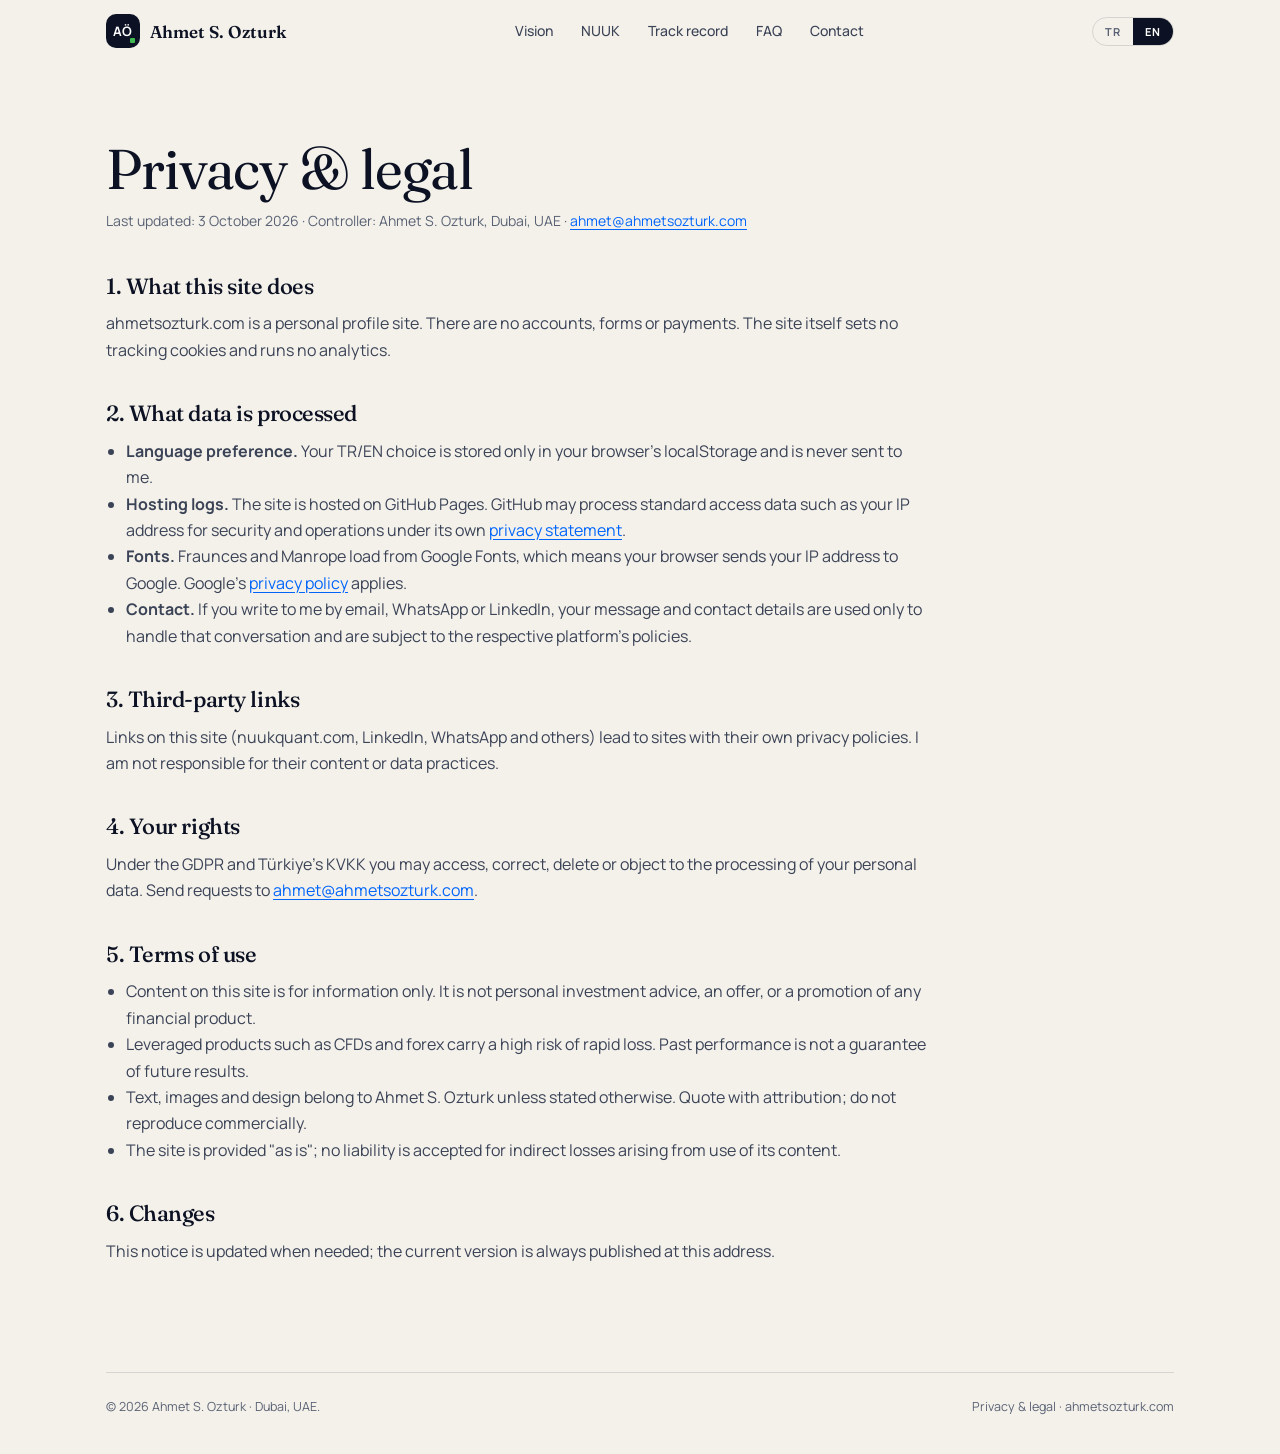
<file: privacy/index.html>
<!DOCTYPE html>
<html lang="en" class="no-js">
<head>
<meta charset="UTF-8">
<meta name="viewport" content="width=device-width,initial-scale=1">
<meta name="theme-color" content="#f4f1ea">
<link rel="icon" type="image/svg+xml" href="/assets/favicon.svg">
<link rel="icon" type="image/x-icon" sizes="32x32" href="/favicon.ico">
<link rel="apple-touch-icon" href="/assets/apple-touch-icon.png">
<link rel="preconnect" href="https://fonts.googleapis.com"><link rel="preconnect" href="https://fonts.gstatic.com" crossorigin>
<link href="https://fonts.googleapis.com/css2?family=Fraunces:ital,opsz,wght@0,9..144,300;0,9..144,400;0,9..144,500;0,9..144,600;1,9..144,300&family=Manrope:wght@400;500;600;700&display=swap" rel="stylesheet">
<link rel="stylesheet" href="/assets/css/site.css">
<title>Privacy &amp; Legal — Ahmet S. Ozturk</title>
<meta name="description" content="Privacy notice and legal information for ahmetsozturk.com: what data the site processes, which third parties are involved, your rights, and the terms of use of the content.">
<meta name="robots" content="index, follow">
<link rel="canonical" href="https://ahmetsozturk.com/privacy/">
<meta property="og:type" content="website"><meta property="og:url" content="https://ahmetsozturk.com/privacy/"><meta property="og:site_name" content="Ahmet S. Ozturk"><meta property="og:title" content="Privacy &amp; Legal — Ahmet S. Ozturk"><meta property="og:description" content="Privacy notice and terms of use for ahmetsozturk.com."><meta property="og:image" content="https://ahmetsozturk.com/assets/og-image.png"><meta name="twitter:card" content="summary_large_image">
</head>
<body>
<a class="skip" href="#main"><span data-tr>İçeriğe geç</span><span data-en>Skip to content</span></a>
<nav class="top" aria-label="Main">
  <div class="nav-in">
    <a href="/" class="brand"><span class="mono" aria-hidden="true">AÖ</span>Ahmet S. Ozturk</a>
    <div class="links"><a href="/#profile"><span data-tr>Vizyon</span><span data-en>Vision</span></a><a href="/#nuuk">NUUK</a><a href="/#career"><span data-tr>Yolculuk</span><span data-en>Track record</span></a><a href="/#faq"><span data-tr>SSS</span><span data-en>FAQ</span></a><a href="/#contact"><span data-tr>İletişim</span><span data-en>Contact</span></a></div>
    <div class="nav-r"><div class="lang" role="group" aria-label="Language"><button data-l="tr" aria-pressed="false">TR</button><button data-l="en" aria-pressed="true">EN</button></div></div>
  </div>
</nav>
<main id="main"><div class="wrap"><article class="legal">
<span data-tr>
<h1>Gizlilik ve yasal bilgiler</h1>
<p class="meta">Son güncelleme: 3 Ekim 2026 · Veri sorumlusu: Ahmet S. Ozturk, Dubai, BAE · <a href="mailto:ahmet@ahmetsozturk.com">ahmet@ahmetsozturk.com</a></p>
<h2>1. Bu site ne yapar?</h2>
<p>ahmetsozturk.com kişisel bir tanıtım sitesidir. Üyelik, form, ödeme ya da kullanıcı hesabı yoktur. Sitenin kendisi hiçbir izleme çerezi yerleştirmez ve analitik aracı çalıştırmaz.</p>
<h2>2. Hangi veriler işlenir?</h2>
<ul>
<li><strong>Dil tercihi.</strong> Seçtiğiniz dil (TR/EN) yalnızca tarayıcınızın yerel depolamasında (localStorage) tutulur; bize iletilmez.</li>
<li><strong>Barındırma günlükleri.</strong> Site GitHub Pages üzerinde barındırılır. GitHub, güvenlik ve işletim amacıyla IP adresi gibi standart erişim verilerini kendi <a href="https://docs.github.com/site-policy/privacy-policies/github-general-privacy-statement" rel="noopener" target="_blank">gizlilik bildirimine</a> göre işleyebilir.</li>
<li><strong>Yazı tipleri.</strong> Fraunces ve Manrope yazı tipleri Google Fonts'tan yüklenir; bu sırada tarayıcınız Google sunucularına IP adresinizi iletir. Google'ın <a href="https://policies.google.com/privacy" rel="noopener" target="_blank">gizlilik politikası</a> geçerlidir.</li>
<li><strong>İletişim.</strong> Bana e-posta, WhatsApp ya da LinkedIn üzerinden yazarsanız, mesajınız ve iletişim bilgileriniz yalnızca yazışmayı yürütmek için kullanılır ve ilgili platformun kendi politikalarına tabidir.</li>
</ul>
<h2>3. Üçüncü taraf bağlantılar</h2>
<p>Sitedeki bağlantılar (nuukquant.com, LinkedIn, WhatsApp vb.) sizi kendi gizlilik politikaları olan başka sitelere götürür. Bu sitelerin içeriğinden ve veri uygulamalarından sorumlu değilim.</p>
<h2>4. Haklarınız</h2>
<p>KVKK ve GDPR kapsamında kişisel verilerinize erişme, düzeltme, silme ve işlemeye itiraz etme hakkınız vardır. Talepleriniz için <a href="mailto:ahmet@ahmetsozturk.com">ahmet@ahmetsozturk.com</a> adresine yazabilirsiniz.</p>
<h2>5. Kullanım şartları</h2>
<ul>
<li>Bu sitedeki içerik bilgilendirme amaçlıdır; kişisel yatırım tavsiyesi, teklif ya da herhangi bir finansal ürünün tanıtımı değildir.</li>
<li>CFD ve forex gibi kaldıraçlı ürünlerde hızlı para kaybetme riski yüksektir. Geçmiş performans gelecek sonuçların garantisi değildir.</li>
<li>Metinler, görseller ve tasarım aksi belirtilmedikçe Ahmet S. Ozturk'e aittir; kaynak gösterilerek alıntılanabilir, ticari amaçla çoğaltılamaz.</li>
<li>Site "olduğu gibi" sunulur; içeriğin kullanımından doğan dolaylı zararlardan sorumluluk kabul edilmez.</li>
</ul>
<h2>6. Değişiklikler</h2>
<p>Bu metin gerektiğinde güncellenir; güncel sürüm her zaman bu adreste yayımlanır.</p>
</span>
<span data-en>
<h1>Privacy &amp; legal</h1>
<p class="meta">Last updated: 3 October 2026 · Controller: Ahmet S. Ozturk, Dubai, UAE · <a href="mailto:ahmet@ahmetsozturk.com">ahmet@ahmetsozturk.com</a></p>
<h2>1. What this site does</h2>
<p>ahmetsozturk.com is a personal profile site. There are no accounts, forms or payments. The site itself sets no tracking cookies and runs no analytics.</p>
<h2>2. What data is processed</h2>
<ul>
<li><strong>Language preference.</strong> Your TR/EN choice is stored only in your browser's localStorage and is never sent to me.</li>
<li><strong>Hosting logs.</strong> The site is hosted on GitHub Pages. GitHub may process standard access data such as your IP address for security and operations under its own <a href="https://docs.github.com/site-policy/privacy-policies/github-general-privacy-statement" rel="noopener" target="_blank">privacy statement</a>.</li>
<li><strong>Fonts.</strong> Fraunces and Manrope load from Google Fonts, which means your browser sends your IP address to Google. Google's <a href="https://policies.google.com/privacy" rel="noopener" target="_blank">privacy policy</a> applies.</li>
<li><strong>Contact.</strong> If you write to me by email, WhatsApp or LinkedIn, your message and contact details are used only to handle that conversation and are subject to the respective platform's policies.</li>
</ul>
<h2>3. Third-party links</h2>
<p>Links on this site (nuukquant.com, LinkedIn, WhatsApp and others) lead to sites with their own privacy policies. I am not responsible for their content or data practices.</p>
<h2>4. Your rights</h2>
<p>Under the GDPR and Türkiye's KVKK you may access, correct, delete or object to the processing of your personal data. Send requests to <a href="mailto:ahmet@ahmetsozturk.com">ahmet@ahmetsozturk.com</a>.</p>
<h2>5. Terms of use</h2>
<ul>
<li>Content on this site is for information only. It is not personal investment advice, an offer, or a promotion of any financial product.</li>
<li>Leveraged products such as CFDs and forex carry a high risk of rapid loss. Past performance is not a guarantee of future results.</li>
<li>Text, images and design belong to Ahmet S. Ozturk unless stated otherwise. Quote with attribution; do not reproduce commercially.</li>
<li>The site is provided "as is"; no liability is accepted for indirect losses arising from use of its content.</li>
</ul>
<h2>6. Changes</h2>
<p>This notice is updated when needed; the current version is always published at this address.</p>
</span>
</article></div></main>
<footer><div class="wrap"><div class="in"><p>© 2026 Ahmet S. Ozturk · Dubai, UAE.</p><p><a href="/privacy/"><span data-tr>Gizlilik ve yasal bilgiler</span><span data-en>Privacy &amp; legal</span></a> · ahmetsozturk.com</p></div></div></footer>
<script src="/assets/js/main.js" defer></script>
</body>
</html>
</file>
<file: assets/css/site.css>
:root{
  --paper:#f4f1ea; --paper-2:#ebe7dc; --white:#fff;
  --ink:#0c1223; --ink-2:#3b4357; --muted:#5a6275;
  --blue:#0165fa; --cyan:#19c3e6; --green:#3fb950;
  --line:rgb(12 18 35 / .13);
  --serif:"Fraunces",Georgia,serif; --sans:"Manrope",system-ui,sans-serif;
  --maxw:1180px; --pad:clamp(20px,5vw,56px);
  --ease:cubic-bezier(.16,1,.3,1);
}
*{box-sizing:border-box;margin:0;padding:0}
html{scroll-behavior:smooth;scroll-padding-top:84px}
body{background:var(--paper);color:var(--ink);font:400 17px/1.65 var(--sans);-webkit-font-smoothing:antialiased;overflow-x:hidden}
a{color:inherit;text-decoration:none}
img{max-width:100%;display:block}
:focus-visible{outline:2px solid var(--blue);outline-offset:3px;border-radius:4px}
.wrap{max-width:var(--maxw);margin:0 auto;padding:0 var(--pad)}
.label{font:700 11.5px/1 var(--sans);letter-spacing:.16em;text-transform:uppercase;color:var(--blue)}
.skip{position:absolute;left:-999px;top:8px;background:var(--ink);color:#fff;padding:10px 14px;z-index:99;border-radius:8px}
.skip:focus{left:8px}
[data-en]{display:none}
html[lang=en] [data-tr]{display:none}
html[lang=en] [data-en]{display:revert}
html[lang=en] .btn [data-en],html[lang=en] .chip [data-en]{display:inline}

/* nav */
nav.top{position:fixed;inset:0 0 auto;z-index:50;background:rgb(244 241 234 / .8);backdrop-filter:blur(14px);border-bottom:1px solid transparent;transition:border-color .3s}
nav.top.scrolled{border-color:var(--line)}
.nav-in{max-width:var(--maxw);margin:0 auto;padding:14px var(--pad);display:flex;align-items:center;justify-content:space-between;gap:20px}
.brand{display:flex;align-items:center;gap:10px;font:600 17px var(--serif)}
.mono{width:34px;height:34px;border-radius:10px;background:var(--ink);color:#fff;display:grid;place-items:center;font:700 13px var(--sans);letter-spacing:.02em;position:relative}
.mono::after{content:"";position:absolute;right:5px;bottom:5px;width:5px;height:5px;background:var(--green);border-radius:1px}
.links{display:flex;gap:28px}
.links a{font-size:14px;font-weight:500;color:var(--ink-2);transition:color .2s}
.links a:hover{color:var(--blue)}
.nav-r{display:flex;align-items:center;gap:12px}
.lang{display:flex;border:1px solid var(--line);border-radius:99px;overflow:hidden}
.lang button{background:none;border:0;padding:6px 12px;font:700 11px var(--sans);letter-spacing:.08em;color:var(--muted);cursor:pointer}
.lang button[aria-pressed=true]{background:var(--ink);color:#fff}
.btn{display:inline-flex;align-items:center;gap:9px;padding:13px 24px;border-radius:99px;font:600 14.5px var(--sans);border:1px solid var(--ink);transition:transform .25s var(--ease),background .25s,color .25s,box-shadow .25s;cursor:pointer;white-space:nowrap}
.btn.solid{background:var(--blue);border-color:var(--blue);color:#fff;box-shadow:0 10px 28px rgb(1 101 250 / .3)}
.btn.solid:hover{transform:translateY(-2px);box-shadow:0 14px 34px rgb(1 101 250 / .42)}
.btn.line:hover{background:var(--ink);color:#fff;transform:translateY(-2px)}
.btn.sm{padding:9px 18px;font-size:13px}
.btn.onDark{border-color:rgb(255 255 255 / .35);color:#fff}
.btn.onDark:hover{background:#fff;color:var(--ink)}

/* hero */
.hero{padding:132px 0 0;position:relative}
.hero-grid{display:grid;grid-template-columns:1.15fr .85fr;gap:clamp(28px,5vw,72px);align-items:center}
.avail{display:inline-flex;align-items:center;gap:10px;padding:7px 14px;border:1px solid var(--line);border-radius:99px;background:rgb(255 255 255 / .55);font-size:12.5px;font-weight:600;color:var(--ink-2);margin-bottom:26px}
.avail i{width:8px;height:8px;border-radius:50%;background:var(--green);box-shadow:0 0 0 0 rgb(63 185 80 / .6);animation:pulse 2.2s infinite}
@keyframes pulse{70%{box-shadow:0 0 0 9px rgb(63 185 80 / 0)}100%{box-shadow:0 0 0 0 rgb(63 185 80 / 0)}}
h1{font:400 clamp(54px,9.2vw,128px)/.94 var(--serif);letter-spacing:-.03em;font-variation-settings:"opsz" 144;margin-bottom:26px}
h1 em{font-style:italic;font-weight:300;color:var(--blue)}
.role{font:700 clamp(17px,2vw,21px)/1.35 var(--sans);margin-bottom:6px}
.sub{font-size:15px;color:var(--muted);margin-bottom:20px;font-weight:500}
.lead{font-size:clamp(16px,1.6vw,18.5px);color:var(--ink-2);max-width:54ch;margin-bottom:32px}
.cta{display:flex;flex-wrap:wrap;gap:12px}

.arch{position:relative;justify-self:end;width:min(100%,400px);aspect-ratio:4/5;margin:0 0 18px 18px}
.arch-ring{position:absolute;inset:0;transform:translate(-18px,18px);background:linear-gradient(135deg,var(--blue),#0a2a6e);border-radius:6px}
.arch-ring::after{content:"";position:absolute;left:14px;bottom:14px;width:34px;height:34px;border-left:2px solid var(--cyan);border-bottom:2px solid var(--cyan)}
.arch-clip{position:absolute;inset:0;border-radius:6px;overflow:hidden;background:#05070f;box-shadow:0 30px 60px rgb(12 18 35 / .25)}
.arch-clip::before{content:"";position:absolute;right:14px;top:14px;width:34px;height:34px;border-right:2px solid var(--blue);border-top:2px solid var(--blue);z-index:2}
.arch-clip canvas{display:none}
.arch-clip img.me{position:absolute;inset:0;width:100%;height:100%;object-fit:cover;object-position:50% 20%}
.tag{position:absolute;z-index:2;background:var(--ink);color:#fff;border-radius:14px;padding:11px 15px;font-size:12.5px;line-height:1.35;box-shadow:0 14px 34px rgb(12 18 35 / .3)}
.tag b{display:block;font:600 15px var(--serif)}
.tag.a{left:-48px;bottom:60px}.tag.b{right:-14px;top:9%}

.stats{display:grid;grid-template-columns:repeat(4,1fr);margin-top:72px;border-top:1px solid var(--ink)}
.stat{padding:26px 22px 28px 0}
.stat+.stat{padding-left:22px;border-left:1px solid var(--line)}
.stat .n{font:400 clamp(40px,5vw,64px)/1 var(--serif);letter-spacing:-.02em;font-variant-numeric:tabular-nums}
.stat .n sup{font-size:.45em;vertical-align:top;color:var(--blue)}
.stat .l{margin-top:10px;font-size:13.5px;color:var(--ink-2);max-width:20ch}

/* ticker */
.ticker{margin-top:0;background:var(--ink);color:#fff;overflow:hidden;white-space:nowrap;padding:15px 0}
.ticker-in{display:inline-flex;gap:44px;animation:tick 48s linear infinite;padding-left:44px}
.ticker span{font:700 12.5px var(--sans);letter-spacing:.14em;display:inline-flex;align-items:center;gap:44px}
.ticker span::after{content:"";width:5px;height:5px;background:var(--green);border-radius:1px}
@keyframes tick{to{transform:translateX(-50%)}}

section{padding:clamp(72px,9vw,128px) 0}
.head{display:flex;align-items:baseline;gap:18px;margin-bottom:clamp(36px,5vw,64px)}
.head .num{font:600 13px var(--sans);color:var(--blue);letter-spacing:.1em}
h2{font:400 clamp(34px,5vw,60px)/1.02 var(--serif);letter-spacing:-.02em}
h2 em{font-style:italic;font-weight:300}
.head .rule{flex:1;height:1px;background:var(--line);align-self:center}

/* profile */
.profile{display:grid;grid-template-columns:1.25fr 1fr;gap:clamp(32px,6vw,88px)}
.profile>div:first-child{align-self:start;position:sticky;top:110px}
.pull{font:300 clamp(26px,3.4vw,40px)/1.18 var(--serif);letter-spacing:-.015em}
.pull em{color:var(--blue)}
.profile p{color:var(--ink-2);margin-bottom:18px;max-width:58ch}
.pillars{display:grid;gap:0;margin-top:8px}
.pillar{padding:22px 0;border-top:1px solid var(--line);display:grid;grid-template-columns:44px 1fr;gap:14px}
.pillar b{font:600 18px var(--serif);display:block;margin-bottom:4px}
.pillar span.ic{width:40px;height:40px;border-radius:12px;background:var(--ink);display:grid;place-items:center}
.pillar p{margin:0;font-size:15px}

/* route */
.route{position:relative;margin-bottom:56px}
.route svg{width:100%;height:auto;overflow:visible}
.route .path{fill:none;stroke:var(--blue);stroke-width:2.5;stroke-linecap:round;stroke-dasharray:1;stroke-dashoffset:1}
.route.in .path{animation:draw 2.4s var(--ease) forwards}
@keyframes draw{to{stroke-dashoffset:0}}
.route .area{fill:url(#rg);opacity:0;transition:opacity 1.4s .8s}
.route.in .area{opacity:1}
.route text{font-family:var(--sans)}
.route .city{font-weight:700;font-size:15px;fill:var(--ink)}
.route .yrs{font-weight:600;font-size:12px;fill:var(--muted);letter-spacing:.08em}
.job{display:grid;grid-template-columns:200px 1fr;gap:36px;padding:34px 0;border-top:1px solid var(--line)}
.job .when{font:700 12.5px var(--sans);letter-spacing:.06em;color:var(--muted);text-transform:uppercase;padding-top:6px}
.job .when .now{color:var(--blue)}
.job h3{font:500 25px/1.15 var(--serif);margin-bottom:4px}
.job .co{font-weight:700;font-size:14.5px;color:var(--blue);margin-bottom:12px}
.job ul{list-style:none;display:grid;gap:9px;max-width:68ch}
.job li{color:var(--ink-2);font-size:15.5px;padding-left:20px;position:relative}
.job li::before{content:"";position:absolute;left:0;top:.7em;width:8px;height:2px;background:var(--blue)}
.chips{display:flex;flex-wrap:wrap;gap:8px;margin-top:16px}
.chip{font:700 11.5px var(--sans);letter-spacing:.05em;padding:6px 12px;border:1px solid var(--line);border-radius:99px;background:rgb(255 255 255 / .6);color:var(--ink-2)}
.job.hl{background:linear-gradient(90deg,rgb(1 101 250 / .08),transparent 70%);margin:0 -24px;padding:34px 24px;border-radius:16px;border-top-color:transparent}
.earlier{margin-top:8px;padding-top:24px;border-top:1px solid var(--line);color:var(--muted);font-size:14px}

/* NUUK dark */
.dark{background:var(--ink);color:#fff;position:relative;overflow:hidden}
.dark::before{content:"";position:absolute;inset:0;background:radial-gradient(60% 50% at 85% 0,rgb(1 101 250 / .28),transparent 60%),radial-gradient(50% 40% at 0 100%,rgb(25 195 230 / .12),transparent 60%);pointer-events:none}
.dark .wrap{position:relative}
.dark .head .rule{background:rgb(255 255 255 / .16)}
.dark .num,.dark .label{color:var(--cyan)}
.nuuk-hero{display:grid;grid-template-columns:1fr 1.15fr;gap:clamp(28px,5vw,64px);align-items:center;margin-bottom:56px}
.nuuk-hero img.wm{height:46px;width:auto;margin-bottom:26px}
.nuuk-hero p{color:rgb(255 255 255 / .74);max-width:52ch;margin-bottom:26px}
.car{border-radius:22px;overflow:hidden;box-shadow:0 30px 70px rgb(0 0 0 / .5);border:1px solid rgb(255 255 255 / .1)}
.car img{width:100%;height:auto}
.vgrid{display:grid;grid-template-columns:repeat(4,1fr);gap:16px}
@media(max-width:1100px){.vgrid{grid-template-columns:repeat(2,1fr)}}
.vcard{border:1px solid rgb(255 255 255 / .14);border-radius:16px;background:rgb(255 255 255 / .04);overflow:hidden;display:flex;flex-direction:column;transition:transform .35s var(--ease),border-color .3s,background .3s}
.vcard:hover{transform:translateY(-4px);border-color:var(--cyan);background:rgb(255 255 255 / .07)}
.vmedia{aspect-ratio:16/8.5;background:#070b17;border-bottom:1px solid rgb(255 255 255 / .1);overflow:hidden;position:relative}
.vmedia img{width:100%;height:100%;object-fit:cover;object-position:top}
.vbody{padding:16px 18px 18px;display:flex;flex-direction:column;flex:1}
.vbody .k{font:700 11px var(--sans);letter-spacing:.14em;text-transform:uppercase;color:var(--cyan);margin-bottom:6px}
.vbody h3{font:500 19px/1.15 var(--serif);margin-bottom:6px}
.vbody p{color:rgb(255 255 255 / .7);font-size:13.5px;line-height:1.55;flex:1}
.vbody .go{margin-top:12px;font:700 12.5px var(--sans);display:inline-flex;gap:8px;align-items:center;color:#fff}
.vcard:hover .go{color:var(--cyan)}
.term{padding:14px;font:500 10.5px/1.6 ui-monospace,Menlo,monospace;color:#9fb3d9;height:100%;background:linear-gradient(180deg,#0a1226,#070b17)}
.term .r{display:flex;justify-content:space-between;border-bottom:1px solid rgb(255 255 255 / .07);padding:3px 0}
.term b{color:#fff;font-weight:600}.term .ok{color:var(--green)}.term .cy{color:var(--cyan)}
.note{margin-top:34px;padding:20px 24px;border:1px dashed rgb(255 255 255 / .22);border-radius:16px;display:grid;grid-template-columns:auto 1fr;gap:20px;align-items:center;color:rgb(255 255 255 / .72);font-size:14.5px}
.note b{color:#fff;font:600 22px var(--serif);display:block}
.bt{display:flex;gap:36px;flex-wrap:wrap;justify-content:flex-end}.bt div{font-size:12.5px;color:rgb(255 255 255 / .6)}.bt strong{display:block;font:500 26px var(--serif);color:#fff}

/* skills */
.skills{display:grid;grid-template-columns:repeat(4,1fr);border:1px solid var(--line);border-radius:20px;overflow:hidden;background:var(--white)}
.sk{padding:28px 24px;border-left:1px solid var(--line)}
.sk:first-child{border-left:0}
.sk h3{font:700 11.5px var(--sans);letter-spacing:.14em;text-transform:uppercase;color:var(--blue);margin-bottom:16px}
.sk li{list-style:none;font-size:15px;color:var(--ink-2);padding:7px 0;border-bottom:1px solid var(--line)}
.sk li:last-child{border:0}
.edu{display:grid;grid-template-columns:repeat(3,1fr);gap:20px;margin-top:20px}
.ebox{padding:24px;border:1px solid var(--line);border-radius:18px;background:rgb(255 255 255 / .6)}
.ebox .label{display:block;margin-bottom:12px}
.ebox b{font:500 20px/1.2 var(--serif);display:block;margin-bottom:4px}
.ebox span{font-size:14px;color:var(--ink-2)}

/* contact */
.contact{background:var(--paper-2)}
.cgrid{display:grid;grid-template-columns:1.1fr 1fr;gap:clamp(32px,6vw,88px);align-items:center}
.big{font:300 clamp(44px,7vw,92px)/.98 var(--serif);letter-spacing:-.03em}
.big em{color:var(--blue)}
.crow{display:flex;justify-content:space-between;align-items:center;padding:19px 0;border-top:1px solid var(--line);transition:padding .3s var(--ease)}
.crow:hover{padding-left:12px}
.crow .k{font:700 11px var(--sans);letter-spacing:.14em;text-transform:uppercase;color:var(--muted)}
.crow .v{font-weight:600;transition:color .2s}
.crow:hover .v{color:var(--blue)}
footer{padding:28px 0 36px;font-size:12.5px;color:var(--muted)}
footer .in{display:flex;justify-content:space-between;gap:20px;flex-wrap:wrap;border-top:1px solid var(--line);padding-top:24px}
footer p{max-width:70ch}

.rv{opacity:0;transform:translateY(22px);transition:opacity .8s var(--ease),transform .8s var(--ease)}
.rv.in{opacity:1;transform:none}
.no-js .rv{opacity:1;transform:none}
@media(prefers-reduced-motion:reduce){.rv{opacity:1;transform:none;transition:none}.ticker-in,.avail i{animation:none}.route .path{stroke-dashoffset:0;animation:none}.route .area{opacity:1}html{scroll-behavior:auto}}

@media(max-width:960px){
  .job.hl{margin:0;padding:26px 16px}
  .profile>div:first-child{position:static}
  .links{display:none}
  .hero-grid,.profile,.nuuk-hero,.cgrid{grid-template-columns:1fr}
  .arch{justify-self:center;width:min(86%,380px);order:-1}
  .tag.a{left:-8px}.tag.b{right:-4px}
  .stats{grid-template-columns:repeat(2,1fr)}
  .stat:nth-child(3){padding-left:0;border-left:0}
  .stat:nth-child(n+3){border-top:1px solid var(--line)}
  .vgrid,.edu{grid-template-columns:1fr}
  .skills{grid-template-columns:1fr 1fr}.sk:nth-child(3){border-left:0}.sk:nth-child(n+3){border-top:1px solid var(--line)}
  .job{grid-template-columns:1fr;gap:6px}
  .note{grid-template-columns:1fr}
}
@media(max-width:520px){.skills{grid-template-columns:1fr}.sk{border-left:0!important;border-top:1px solid var(--line)}.sk:first-child{border-top:0}.btn{padding:12px 20px}.nav-r .btn{display:none}}

/* faq */
.faq{max-width:820px;border-top:1px solid var(--line)}
.faq details{border-bottom:1px solid var(--line);padding:18px 0}
.faq summary{cursor:pointer;list-style:none;display:flex;justify-content:space-between;gap:16px;font:600 18px/1.35 var(--sans);color:var(--ink)}
.faq summary::-webkit-details-marker{display:none}
.faq summary::after{content:"+";flex:none;width:28px;height:28px;border-radius:50%;background:var(--paper-2);display:grid;place-items:center;font:500 18px/1 var(--sans);color:var(--ink);transition:transform .3s var(--ease)}
.faq details[open] summary::after{transform:rotate(45deg)}
.faq p{margin-top:12px;max-width:680px;color:var(--ink-2);font-size:15.5px}
/* legal page */
.legal{padding:140px 0 80px;max-width:820px}
.legal h1{font:400 clamp(36px,5vw,56px)/1.05 var(--serif);letter-spacing:-.02em;margin:0 0 10px}
.legal .meta{color:var(--muted);font-size:14px;margin-bottom:40px}
.legal h2{font:500 22px/1.3 var(--serif);margin:36px 0 10px}
.legal p,.legal li{color:var(--ink-2);font-size:16px}
.legal ul{padding-left:20px;margin:8px 0}
.legal a{color:var(--blue);text-decoration:underline;text-underline-offset:3px}
.nf{min-height:70vh;display:grid;place-items:center;text-align:center;padding:120px 0 60px}
.nf .code{font:300 clamp(96px,18vw,180px)/1 var(--serif);color:var(--blue)}
.nf h1{font:400 clamp(28px,4vw,40px)/1.15 var(--serif);margin:8px 0 12px}
.nf p{color:var(--ink-2);margin-bottom:28px}
</file>
